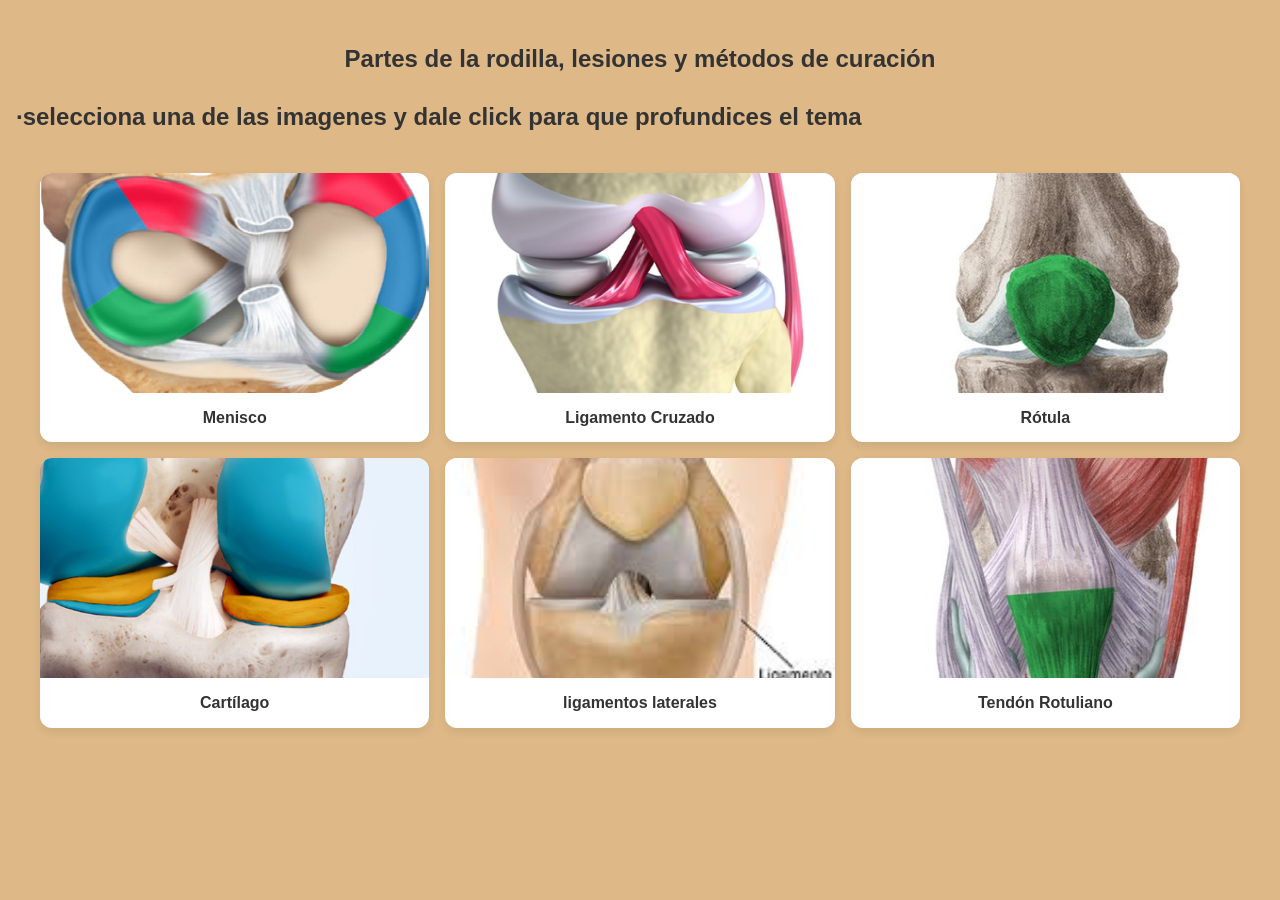
<file: index.html>
<!DOCTYPE html>
<html lang="es">
<head>
    <meta charset="UTF-8">
    <meta name="viewport" content="width=device-width, initial-scale=1.0">
    <title>Salud</title>
    <link rel="stylesheet" href="style.css">
</head>
<body>
    <section>
        <h1>Partes de la rodilla, lesiones y métodos de curación</h1>
        <h2>·selecciona una de las imagenes y dale click para que profundices el tema</h2>
    </section>
     <section class="galeria">
        <a href="menisco.html" class="tarjeta">
            <img src="menisco3.jpg" alt="Menisco">
            <p>Menisco</p>
        </a>
        <a href="ligamentocruzado.html" class="tarjeta">
            <img src="ligamentocruzado.jpg" alt="Ligamento Cruzado">
            <p>Ligamento Cruzado</p>
        </a>
        <a href="rotula.html" class="tarjeta">
            <img src="rotula.jpg" alt="Rótula">
            <p>Rótula</p>
        </a>
        <a href="cartilago.html" class="tarjeta">
            <img src="cartilago.jpg" alt="Cartílago">
            <p>Cartílago</p>
        </a>
        <a href="ligamentolateral.html" class="tarjeta">
            <img src="ligamentolateral.jpg" alt="ligamentos laterales">
            <p>ligamentos laterales</p>
        </a>
        <a href="Tendónrotuliano.html" class="tarjeta">
            <img src="Tendónrotuliano.jpg" alt="Tendón Rotuliano">
            <p>Tendón Rotuliano</p>
        </a>
    </section>
</body>
</html>
</file>
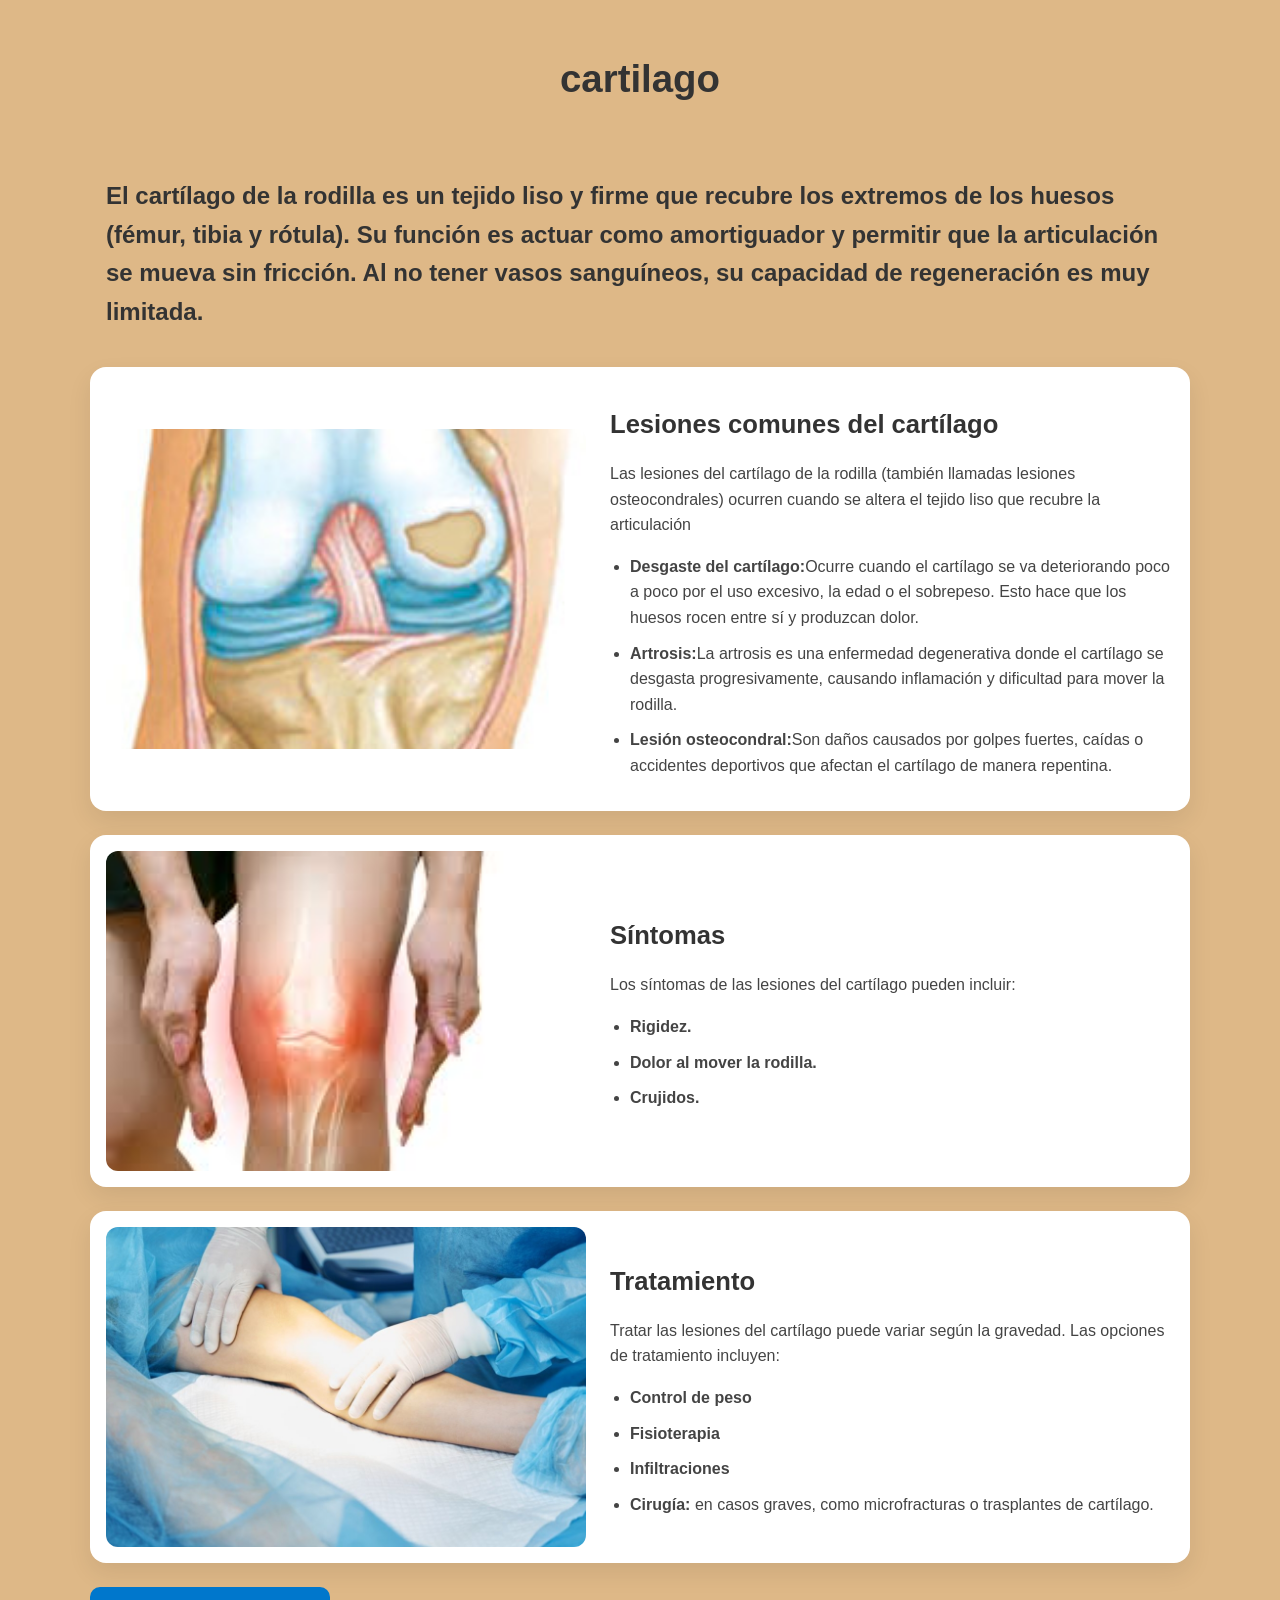
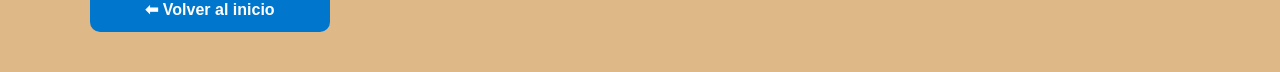
<file: cartilago.html>
<!DOCTYPE html>
<html lang="en">
<head>
    <meta charset="UTF-8">
    <meta name="viewport" content="width=device-width, initial-scale=1.0">
    <title>cartilago</title>
    <link rel="stylesheet" href="style.css">
</head>
<body>
     <main class="detalle-pagina">
        <header>
            <h1>cartilago</h1>
        </header>
        <section>
            <h2>El cartílago de la rodilla es un tejido liso y firme que recubre 
                los extremos de los huesos (fémur, tibia y rótula).
                 Su función es actuar como amortiguador y permitir que la articulación 
                 se mueva sin fricción. Al no tener vasos sanguíneos, 
                 su capacidad de regeneración es muy limitada.</h2>
        </section>
        <section class="fila">
            <img src="cartilago1.jpg" alt="Lesiones comunes del cartílago">
            <div>
                <h2>Lesiones comunes del cartílago</h2>
                <p>Las lesiones del cartílago de la rodilla (también llamadas lesiones osteocondrales) ocurren cuando se altera el tejido liso que recubre la articulación</p>
                <ul>
                    <li><strong>Desgaste del cartílago:</strong>Ocurre cuando el cartílago se va deteriorando poco a poco por el uso excesivo, la edad o el sobrepeso. Esto hace que los huesos rocen entre sí y produzcan dolor.</li>
                    <li><strong>Artrosis:</strong>La artrosis es una enfermedad degenerativa donde el cartílago se desgasta progresivamente, causando inflamación y dificultad para mover la rodilla.</li>
                    <li><strong>Lesión osteocondral:</strong>Son daños causados por golpes fuertes, caídas o accidentes deportivos que afectan el cartílago de manera repentina.</li>
                </ul>
            </div>
        </section>
        <section class="fila">
            <img src="cartilago2.jpg" alt="Síntomas del cartílago">
            <div>
                <h2>Síntomas</h2>
                <p>Los síntomas de las lesiones del cartílago pueden incluir:</p>
                <ul>
                    <li><strong>Rigidez.</strong></li>
                    <li><strong>Dolor al mover la rodilla.</strong></li>
                    <li><strong>Crujidos.</strong></li>
                </ul>
            </div>
        </section>
         <section class="fila">
            <img src="cartilago3.jpg" alt="Tratamiento del cartílago">
            <div>
                <h2>Tratamiento</h2>
                <p>Tratar las lesiones del cartílago puede variar según la gravedad. Las opciones de tratamiento incluyen:</p>
                <ul>
                    <li><strong>Control de peso</strong></li>
                    <li><strong>Fisioterapia</strong></li>
                    <li><strong>Infiltraciones</strong></li>
                    <li><strong>Cirugía:</strong> en casos graves, como microfracturas o trasplantes de cartílago.</li>
                </ul>
            </div>
        </section>
    <a href="index.html" class="boton-volver">⬅ Volver al inicio</a>
    </main>
</body>
</html>
</file>
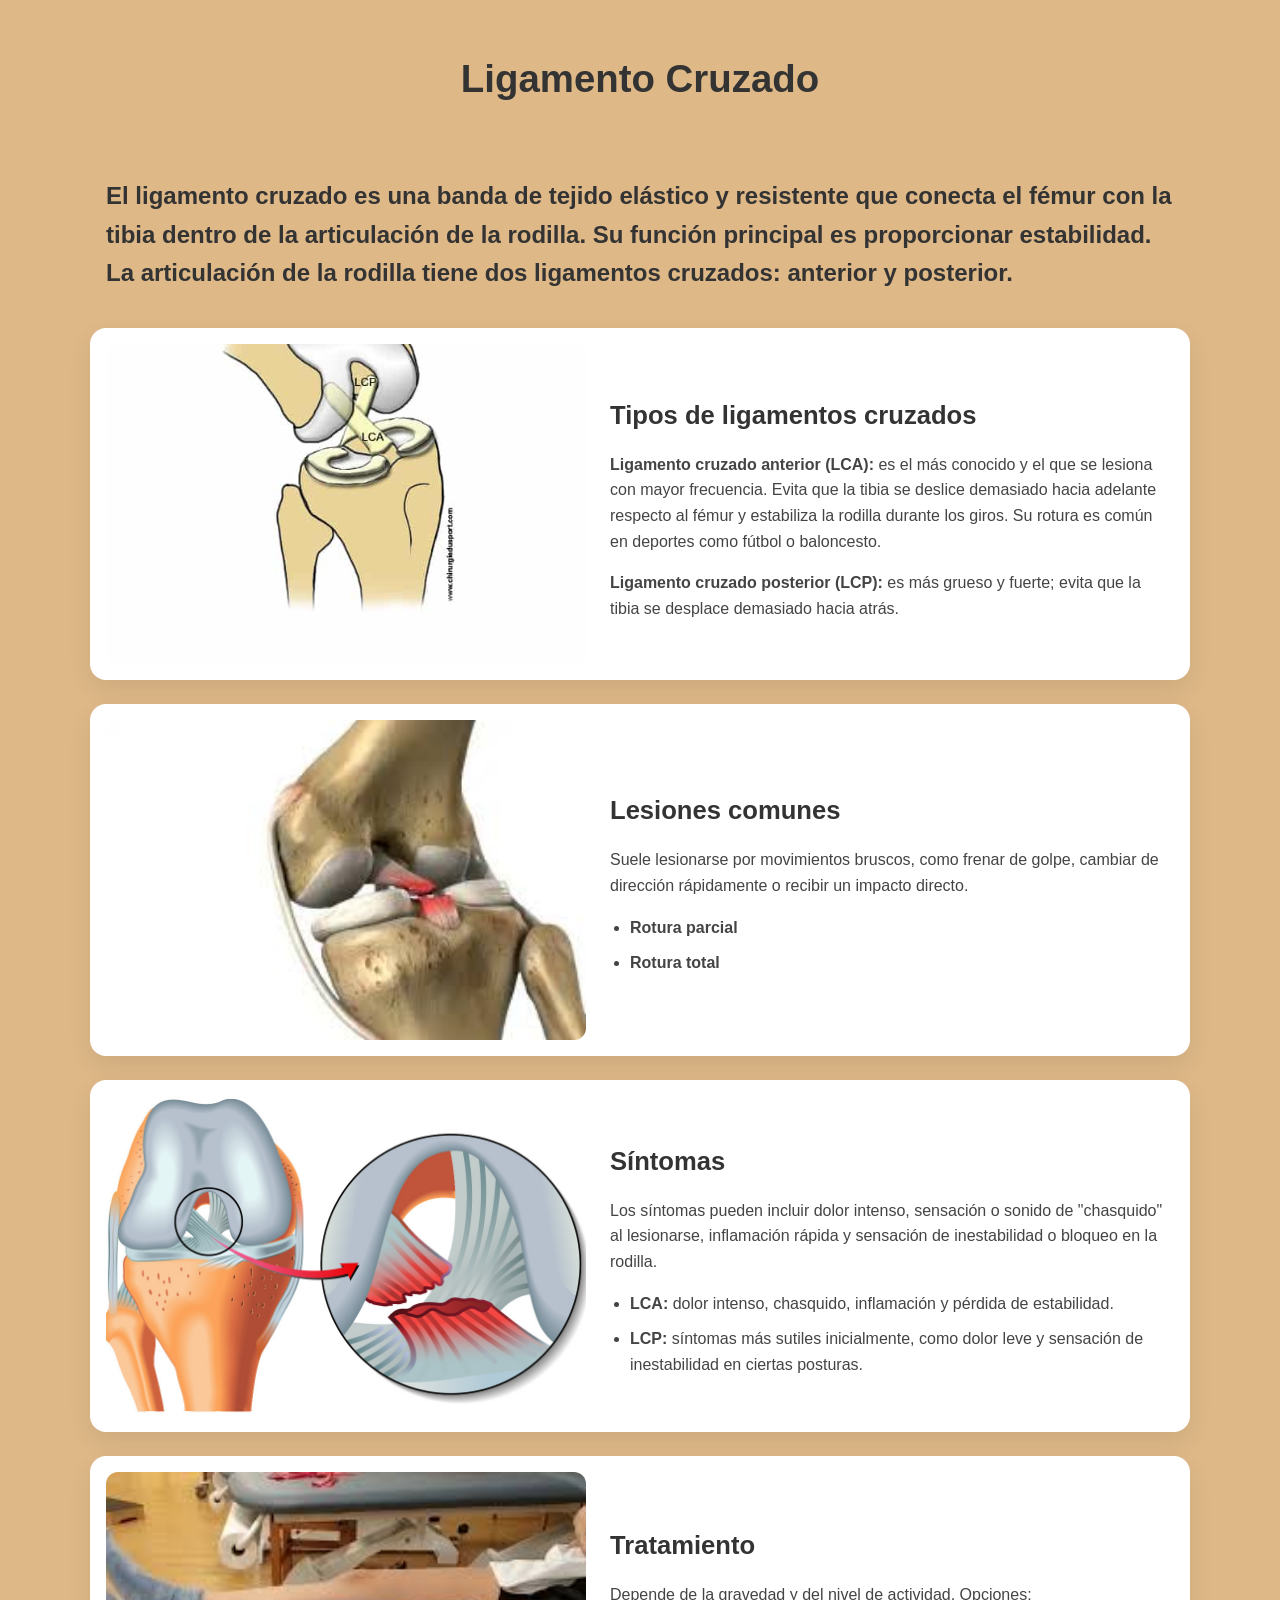
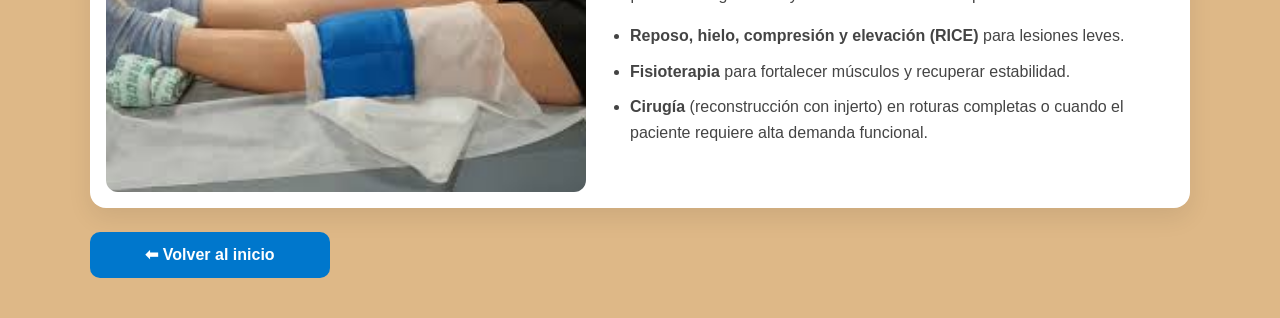
<file: ligamentocruzado.html>
<!DOCTYPE html>
<html lang="es">
<head>
    <meta charset="UTF-8">
    <meta name="viewport" content="width=device-width, initial-scale=1.0">
    <title>Ligamento Cruzado</title>
    <link rel="stylesheet" href="style.css">
</head>
<body>
    <main class="detalle-pagina">
        <header>
            <h1>Ligamento Cruzado</h1>
        </header>

        <section>
            <h2>El ligamento cruzado es una banda de tejido elástico y resistente que conecta el fémur con la tibia dentro de la articulación de la rodilla. Su función principal es proporcionar estabilidad. La articulación de la rodilla tiene dos ligamentos cruzados: anterior y posterior.</h2>
        </section>

        <section class="fila">
            <img src="ligamentocruzado2.jpg" alt="ligamento cruzado anterior y posterior">
            <div>
                <h2>Tipos de ligamentos cruzados</h2>
                <p><strong>Ligamento cruzado anterior (LCA):</strong> es el más conocido y el que se lesiona con mayor frecuencia. Evita que la tibia se deslice demasiado hacia adelante respecto al fémur y estabiliza la rodilla durante los giros. Su rotura es común en deportes como fútbol o baloncesto.</p>
                <p><strong>Ligamento cruzado posterior (LCP):</strong> es más grueso y fuerte; evita que la tibia se desplace demasiado hacia atrás.</p>
            </div>
        </section>

        <section class="fila">
            <img src="ligamentocruzado3.jpg" alt="Lesiones comunes del ligamento cruzado"> 
            <div>
                <h2>Lesiones comunes</h2>
                <p>Suele lesionarse por movimientos bruscos, como frenar de golpe, cambiar de dirección rápidamente o recibir un impacto directo.</p>
                <ul>
                    <li><strong>Rotura parcial</strong></li>
                    <li><strong>Rotura total</strong></li>
                </ul>
            </div>
        </section>

        <section class="fila">
            <img src="ligamentocruzado4.jpg" alt="síntomas del ligamento cruzado"> 
            <div>
                <h2>Síntomas</h2>
                <p>Los síntomas pueden incluir dolor intenso, sensación o sonido de "chasquido" al lesionarse, inflamación rápida y sensación de inestabilidad o bloqueo en la rodilla.</p>
                <ul>
                    <li><strong>LCA:</strong> dolor intenso, chasquido, inflamación y pérdida de estabilidad.</li>
                    <li><strong>LCP:</strong> síntomas más sutiles inicialmente, como dolor leve y sensación de inestabilidad en ciertas posturas.</li>
                </ul>
            </div>
        </section>

        <section class="fila">
            <img src="ligamentocruzado5.jpg" alt="Tratamiento del ligamento cruzado"> 
            <div>
                <h2>Tratamiento</h2>
                <p>Depende de la gravedad y del nivel de actividad. Opciones:</p>
                <ul>
                    <li><strong>Reposo, hielo, compresión y elevación (RICE)</strong> para lesiones leves.</li>
                    <li><strong>Fisioterapia</strong> para fortalecer músculos y recuperar estabilidad.</li>
                    <li><strong>Cirugía</strong> (reconstrucción con injerto) en roturas completas o cuando el paciente requiere alta demanda funcional.</li>
                </ul>
            </div>
        </section>
   <a href="index.html" class="boton-volver">⬅ Volver al inicio</a>  
    </main>
</body>
</html>
</file>
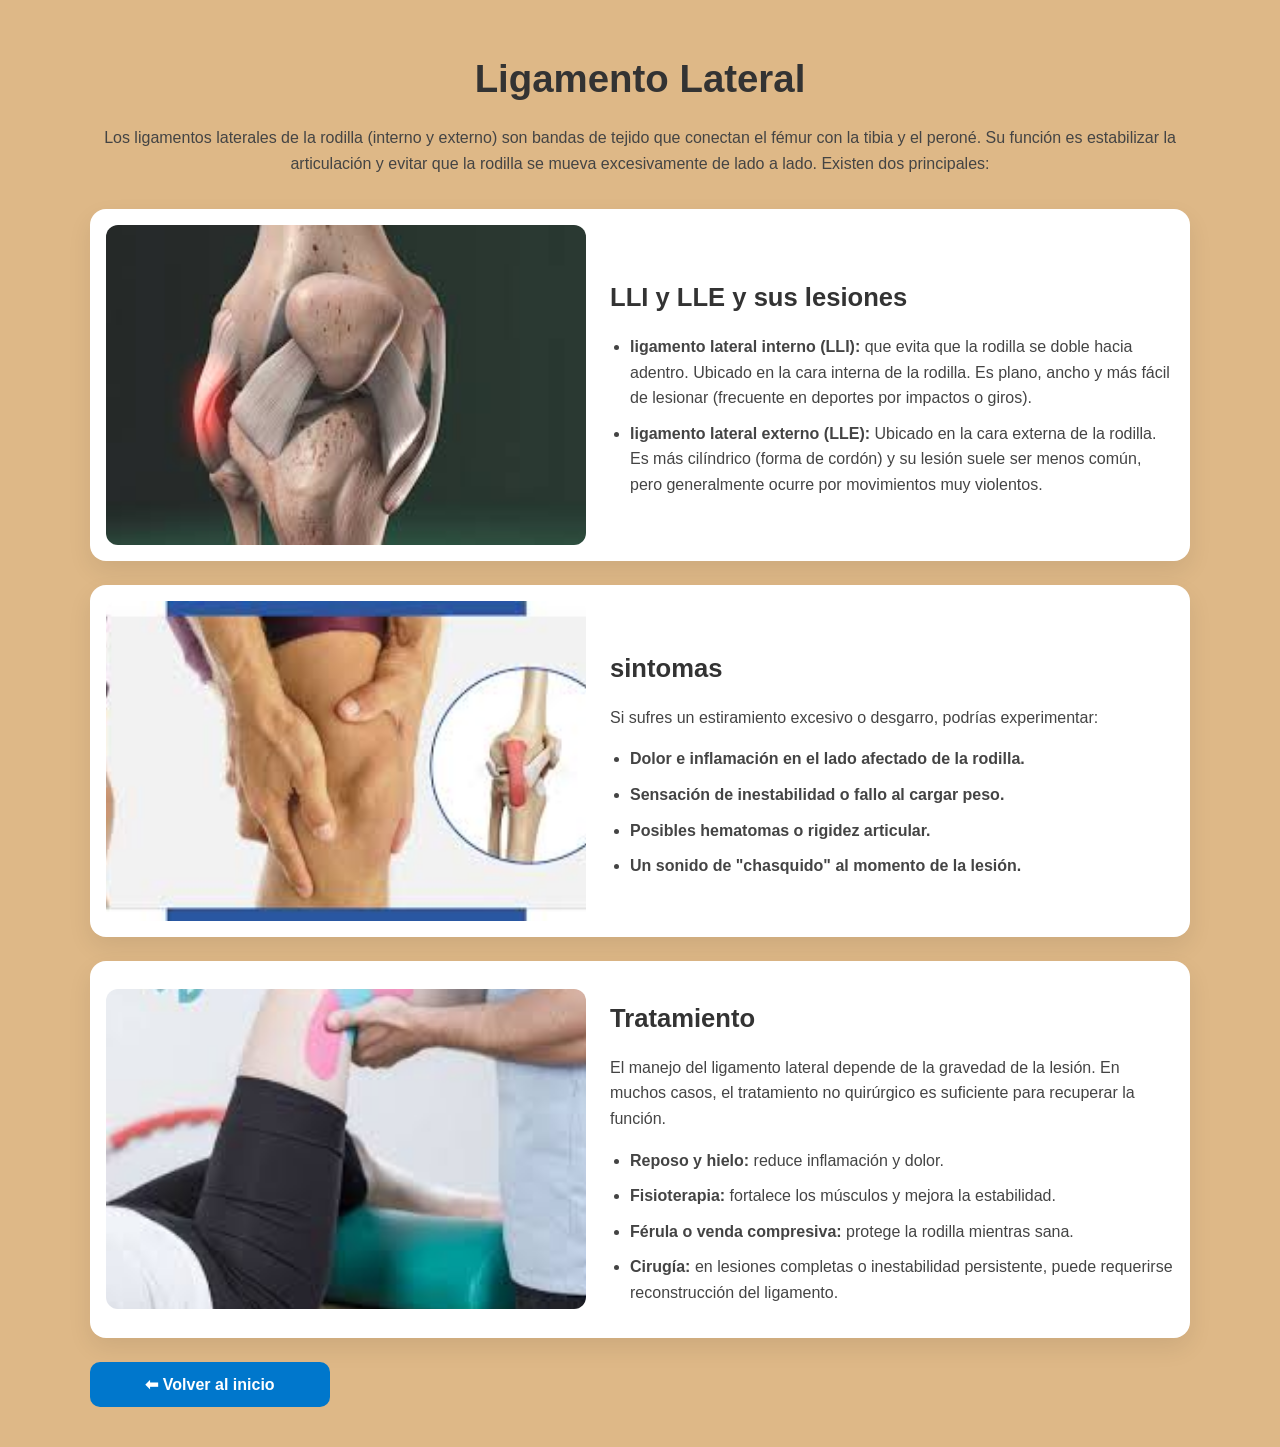
<file: ligamentolateral.html>
﻿<!DOCTYPE html>
<html lang="es">
<head>
    <meta charset="UTF-8">
    <meta name="viewport" content="width=device-width, initial-scale=1.0">
    <title>Ligamento Lateral</title>
    <link rel="stylesheet" href="style.css">
</head>
<body>
    <main class="detalle-pagina">
        <header>
            <h1>Ligamento Lateral</h1>
            <p>Los ligamentos laterales de la rodilla (interno y externo) 
                son bandas de tejido que conectan el fémur con la tibia y el peroné.
                 Su función es estabilizar la articulación y evitar que la rodilla se mueva excesivamente
                  de lado a lado. Existen dos principales:</p>
        </header>

        <section class="fila">
            <img src="ligamentolateral1.jpg" alt="lesiones del ligamento lateral">
            <div>
                <h2> LLI y LLE y sus lesiones</h2>
                <ul>
                    <li><strong>ligamento lateral interno (LLI):</strong> que evita que la rodilla se doble hacia adentro.
                         Ubicado en la cara interna de la rodilla. Es plano, ancho y más fácil de lesionar 
                         (frecuente en deportes por impactos o giros).</li>
                    <li><strong>ligamento lateral externo (LLE):</strong> Ubicado en la cara externa de la rodilla. Es más cilíndrico (forma de cordón) y su lesión suele ser menos común, pero generalmente ocurre por movimientos muy violentos.</li>    
                </ul>
            </div>
        </section>

        <section class="fila">
            <img src="ligamentolateral2.jpg" alt="Lesión del ligamento lateral">
            <div>
                <h2>sintomas</h2>
                <p>Si sufres un estiramiento excesivo o desgarro, podrías experimentar:</p>
                <ul>
                    <li><strong>Dolor e inflamación en el lado afectado de la rodilla.</strong></li>
                    <li><strong>Sensación de inestabilidad o fallo al cargar peso.</strong></li>
                    <li><strong>Posibles hematomas o rigidez articular.</strong></li>
                    <li><strong>Un sonido de "chasquido" al momento de la lesión.</strong></li>
                </ul>
            </div>
        </section>

        <section class="fila">
            <img src="ligamnetolateral3.jpg" alt="Tratamiento ligamento lateral">
            <div>
                <h2>Tratamiento</h2>
                <p>El manejo del ligamento lateral depende de la gravedad de la lesión. En muchos casos, el tratamiento no quirúrgico es suficiente para recuperar la función.</p>
                <ul>
                    <li><strong>Reposo y hielo:</strong> reduce inflamación y dolor.</li>
                    <li><strong>Fisioterapia:</strong> fortalece los músculos y mejora la estabilidad.</li>
                    <li><strong>Férula o venda compresiva:</strong> protege la rodilla mientras sana.</li>
                    <li><strong>Cirugía:</strong> en lesiones completas o inestabilidad persistente, puede requerirse reconstrucción del ligamento.</li>
                </ul>
            </div>
        </section>
    <a href="index.html" class="boton-volver">⬅ Volver al inicio</a>
    </main>
</body>
</html>
</file>
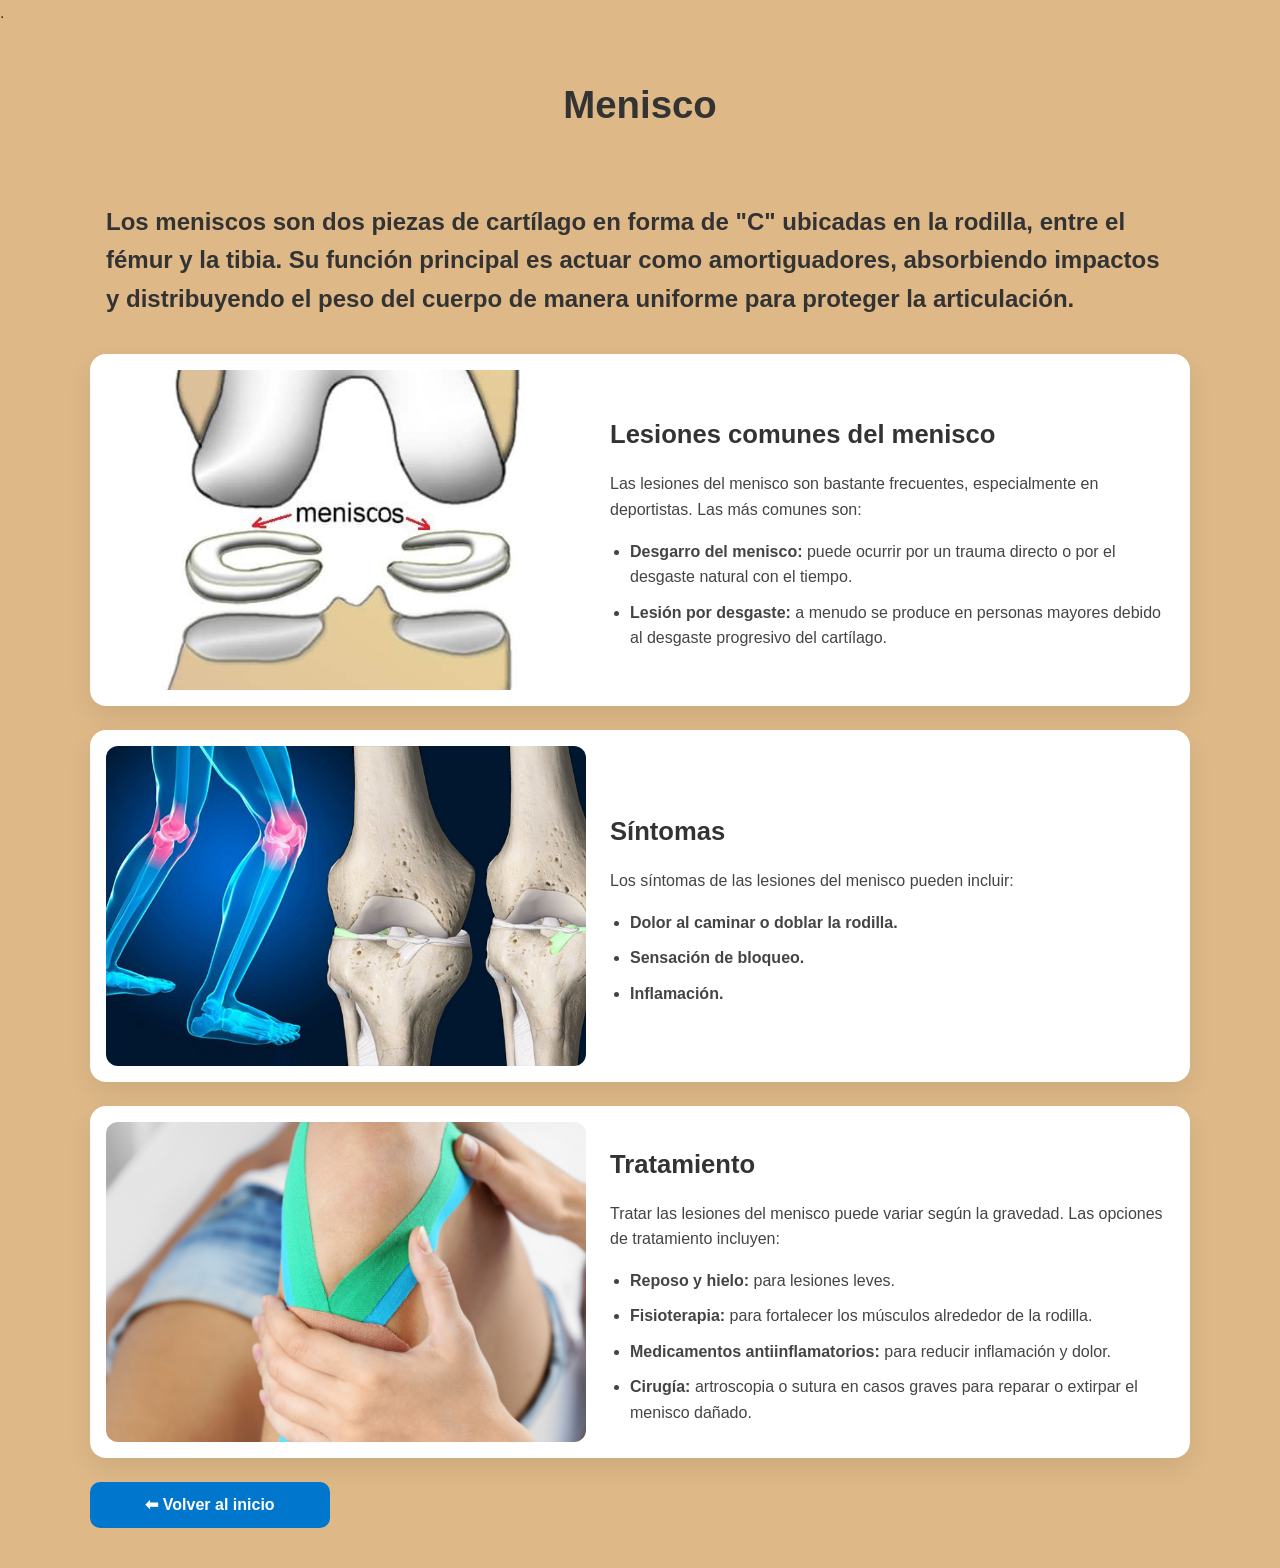
<file: menisco.html>
<!DOCTYPE html>
<html lang="en">
<head>
    <meta charset="UTF-8">
    <meta name="viewport" content="width=device-width, initial-scale=1.0">
    <title>menisco</title>.
    <link rel="stylesheet" href="style.css">
</head>
<body>
    <main class="detalle-pagina">
        <header>
            <h1>Menisco</h1>
        </header>
        <section>
            <h2>Los meniscos son dos piezas de cartílago en forma de "C" ubicadas en la rodilla, 
                entre el fémur y la tibia. Su función principal es actuar como amortiguadores, 
                absorbiendo impactos y distribuyendo el peso del cuerpo de manera uniforme
                 para proteger la articulación.</h2>
        </section>
        <section class="fila">
            <img src="menisco2.jpg" alt="Lesiones comunes del menisco">
            <div>
                <h2>Lesiones comunes del menisco</h2>
                <p>Las lesiones del menisco son bastante frecuentes, especialmente en deportistas. Las más comunes son:</p>
                <ul>
                    <li><strong>Desgarro del menisco:</strong> puede ocurrir por un trauma directo o por el desgaste natural con el tiempo.</li>
                    <li><strong>Lesión por desgaste:</strong> a menudo se produce en personas mayores debido al desgaste progresivo del cartílago.</li>
                </ul>
            </div>
        </section>

        <section class="fila">
            <img src="menisco4.jpg" alt="Síntomas del menisco">
            <div>
                <h2>Síntomas</h2>
                <p>Los síntomas de las lesiones del menisco pueden incluir:</p>
                <ul>
                    <li><strong>Dolor al caminar o doblar la rodilla.</strong></li>
                    <li><strong>Sensación de bloqueo.</strong></li>
                    <li><strong>Inflamación.</strong></li>
                </ul>
            </div>
        </section>

        <section class="fila">
            <img src="menisco5.jpg" alt="Tratamiento del menisco">
            <div>
                <h2>Tratamiento</h2>
                <p>Tratar las lesiones del menisco puede variar según la gravedad. Las opciones de tratamiento incluyen:</p>
                <ul>
                    <li><strong>Reposo y hielo:</strong> para lesiones leves.</li>
                    <li><strong>Fisioterapia:</strong> para fortalecer los músculos alrededor de la rodilla.</li>
                    <li><strong>Medicamentos antiinflamatorios:</strong> para reducir inflamación y dolor.</li>
                    <li><strong>Cirugía:</strong> artroscopia o sutura en casos graves para reparar o extirpar el menisco dañado.</li>
                </ul>
            </div>
        </section>
   <a href="index.html" class="boton-volver">⬅ Volver al inicio</a>  
    </main>
</body>
</html>
</file>
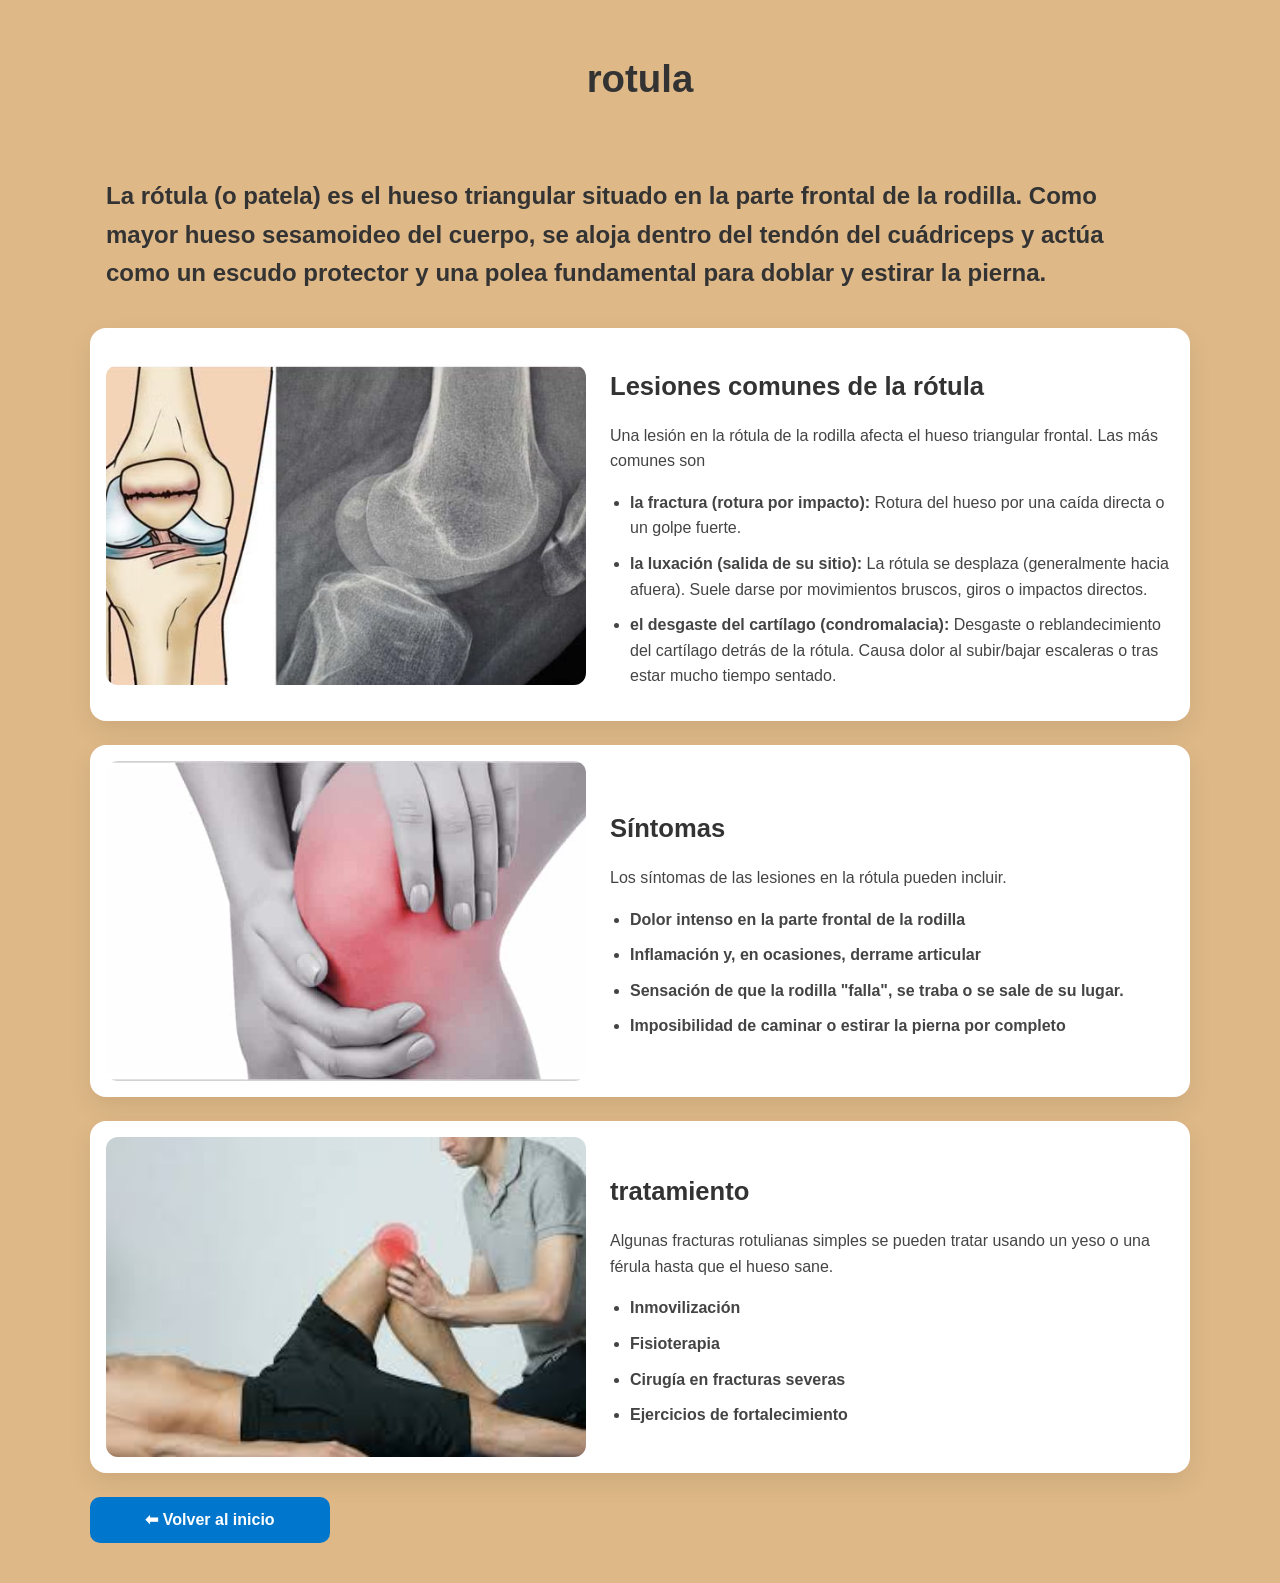
<file: rotula.html>
<!DOCTYPE html>
<html lang="en">
<head>
    <meta charset="UTF-8">
    <meta name="viewport" content="width=device-width, initial-scale=1.0">
    <title>rotula</title>
    <link rel="stylesheet" href="style.css">
</head>
<body>
    <main class="detalle-pagina">
        <header>
            <h1>rotula</h1>
        </header>
        <section>
            <h2>La rótula (o patela) es el hueso triangular situado en la parte frontal
                 de la rodilla. Como mayor hueso sesamoideo del cuerpo, 
                 se aloja dentro del tendón del cuádriceps y actúa como un escudo 
                 protector y una polea fundamental para doblar y estirar la pierna.</h2>
        </section>
        <section class="fila">
            <img src="rotula1.jpg" alt="Lesiones comunes de la rótula">
            <div>
                <h2>Lesiones comunes de la rótula</h2>
                <p>Una lesión en la rótula de la rodilla afecta el hueso triangular frontal. Las más comunes son</p>
                <ul>
                    <li><strong>la fractura (rotura por impacto):</strong> Rotura del hueso por una caída directa o un golpe fuerte.</li>
                    <li><strong> la luxación (salida de su sitio):</strong> La rótula se desplaza (generalmente hacia afuera). Suele darse por movimientos bruscos, giros o impactos directos.</li>
                    <li><strong> el desgaste del cartílago (condromalacia):</strong> Desgaste o reblandecimiento del cartílago detrás de la rótula. Causa dolor al subir/bajar escaleras o tras estar mucho tiempo sentado.</li>
                </ul>
            </div>
        </section>
        <section class="fila">
            <img src="rotula2.jpg" alt="Síntomas de la rótula">
            <div>
                <h2>Síntomas</h2>
                <p>Los síntomas de las lesiones en la rótula pueden incluir.</p>
                <ul>
                    <li><strong>Dolor intenso en la parte frontal de la rodilla</strong></li>
                    <li><strong>Inflamación y, en ocasiones, derrame articular</strong></li>
                    <li><strong>Sensación de que la rodilla "falla", se traba o se sale de su lugar.</strong></li>
                    <li><strong>Imposibilidad de caminar o estirar la pierna por completo</strong></li>
                </ul>
            </div>
        </section>
        <section class="fila">
            <img src="rotula3.jpg" alt="tratamiento de recuperacion">
            <div>
                <h2>tratamiento</h2>
                <p>Algunas fracturas rotulianas simples se pueden tratar usando un yeso o una férula hasta que el hueso sane.</p>
                <ul>
                    <li><strong>Inmovilización</strong></li>
                    <li><strong>Fisioterapia</strong></li>
                    <li><strong>Cirugía en fracturas severas</strong></li>
                    <li><strong>Ejercicios de fortalecimiento</strong></li>
                </ul>
            </div>
        </section>
    <a href="index.html" class="boton-volver">⬅ Volver al inicio</a>
    </main>
</body>
</html>
</file>
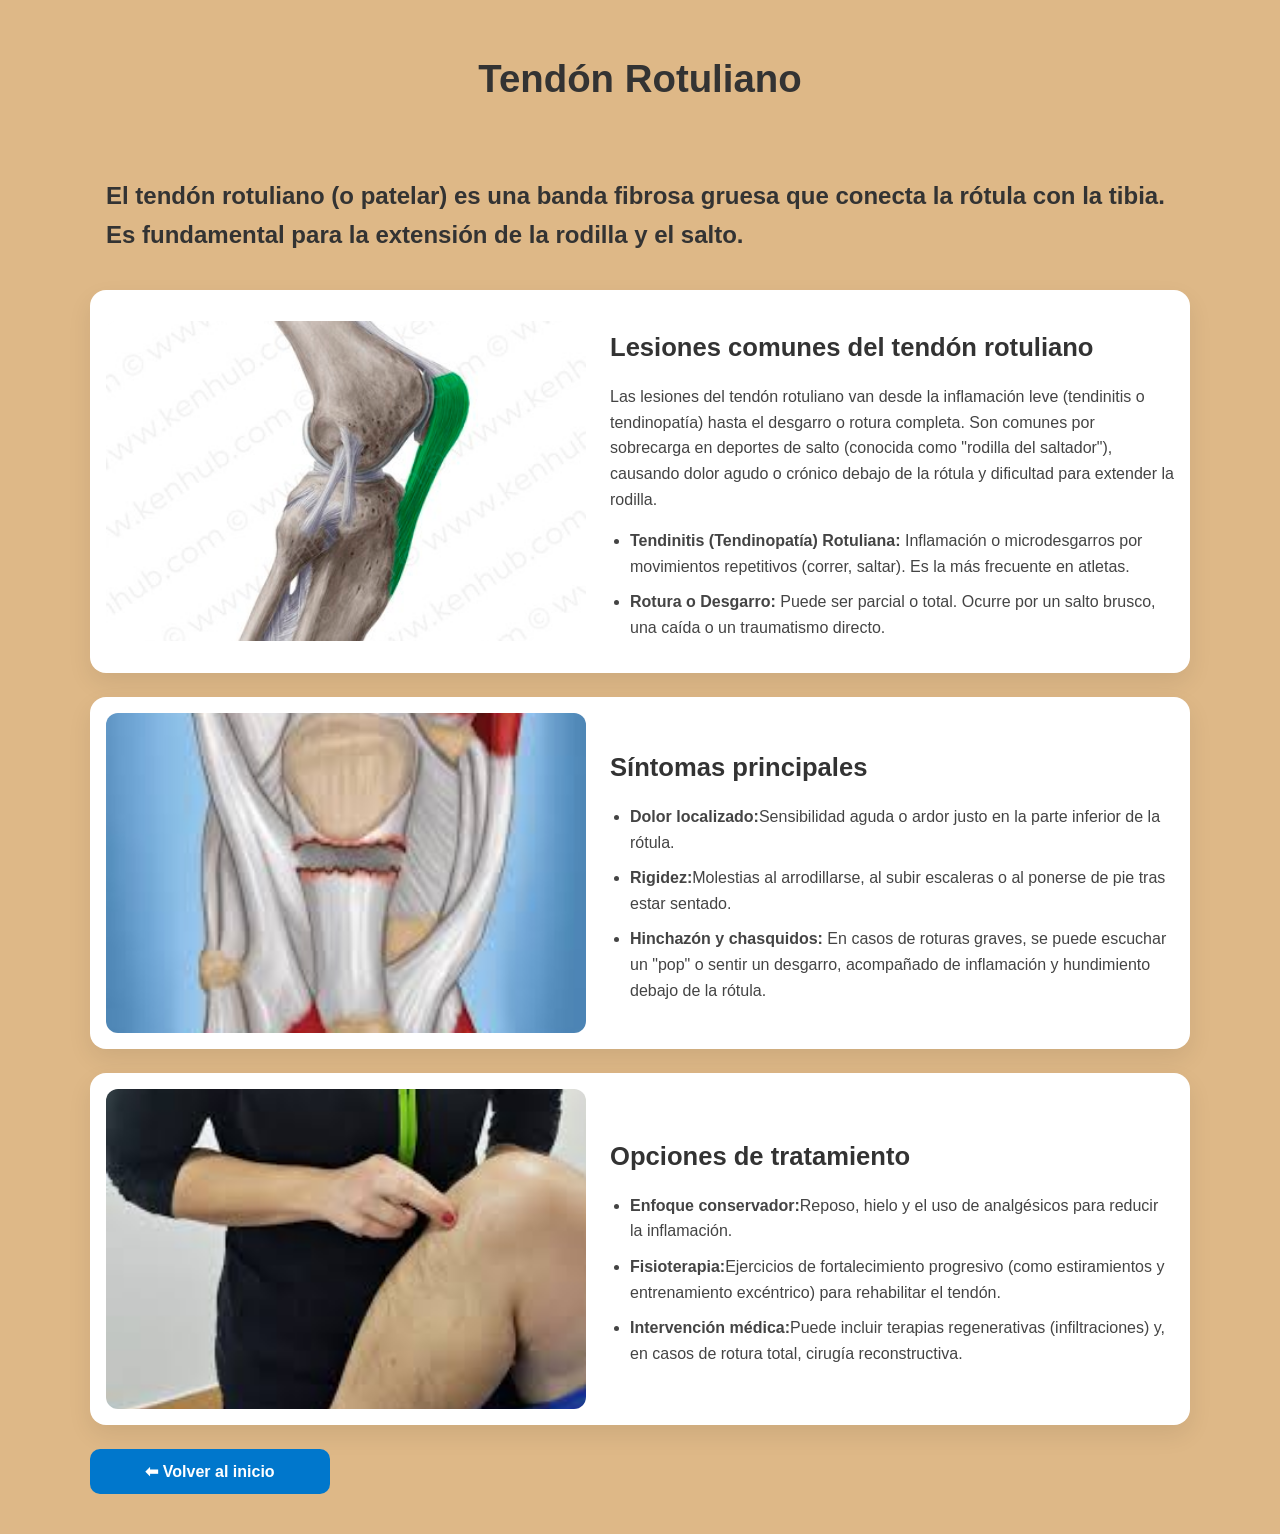
<file: Tendónrotuliano.html>
<!DOCTYPE html>
<html lang="en">
<head>
    <meta charset="UTF-8">
    <meta name="viewport" content="width=device-width, initial-scale=1.0">
    <title>tendon rotuliano</title>
    <link rel="stylesheet" href="style.css">
</head>
<body>
    <main class="detalle-pagina">
        <header>
            <h1>Tendón Rotuliano</h1>
        </header>
        <section>
            <h2>El tendón rotuliano (o patelar) es una banda fibrosa gruesa que conecta la rótula con la tibia.
                 Es fundamental para la extensión de la rodilla y el salto.</h2>
        </section>
        <section class="fila">
            <img src="tendonrotuliano1.jpg" alt="Lesiones comunes del tendón rotuliano">
            <div>
                <h2>Lesiones comunes del tendón rotuliano</h2>
                <p>Las lesiones del tendón rotuliano van desde la inflamación leve (tendinitis o tendinopatía)
                     hasta el desgarro o rotura completa. Son comunes por sobrecarga en deportes de salto 
                     (conocida como "rodilla del saltador"), causando dolor agudo o crónico debajo de la rótula y dificultad
                      para extender la rodilla.</p>
                <ul>
                    <li><strong>Tendinitis (Tendinopatía) Rotuliana:</strong> Inflamación o microdesgarros por movimientos repetitivos
                         (correr, saltar). Es la más frecuente en atletas.</li>
                    <li><strong>Rotura o Desgarro:</strong> Puede ser parcial o total. Ocurre por un salto brusco, una caída o un traumatismo directo.</li>
                </ul>
            </div>
        </section>
        <section class="fila">
            <img src="tendonrotuliano2.jpg" alt="Síntomas del tendón rotuliano">
            <div>
                <h2>Síntomas principales</h2>
                <ul>
                    <li><strong>Dolor localizado:</strong>Sensibilidad aguda o ardor justo en la parte inferior de la rótula.</li>
                    <li><strong>Rigidez:</strong>Molestias al arrodillarse, al subir escaleras o al ponerse de pie tras estar sentado.</li>
                    <li><strong>Hinchazón y chasquidos:</strong> En casos de roturas graves, se puede escuchar un "pop"
                         o sentir un desgarro, acompañado de inflamación y hundimiento debajo de la rótula.</li>
                </ul>
            </div>
        </section>
        <section class="fila">
            <img src="tendonsotuliano3.jpg" alt="Tratamiento del tendón rotuliano">
            <div>
                <h2>Opciones de tratamiento</h2>
                <ul>
                    <li><strong>Enfoque conservador:</strong>Reposo, hielo y el uso de analgésicos para reducir la inflamación.</li>
                    <li><strong>Fisioterapia:</strong>Ejercicios de fortalecimiento progresivo
                         (como estiramientos y entrenamiento excéntrico) para rehabilitar el tendón.</li>
                    <li><strong>Intervención médica:</strong>Puede incluir terapias regenerativas (infiltraciones) y, en casos de rotura total, cirugía reconstructiva.</li>
                </ul>
            </div>
        </section>
    <a href="index.html" class="boton-volver">⬅ Volver al inicio</a>
    </main>
</body>
</html>
</file>
<file: style.css>
body {
    font-family: 'arial', sans-serif;
    line-height: 1.6;
    color: #333;
    background-color: burlywood;
    margin: 0;
    padding: 0;
}

section {
    padding: 16px;
}

h1 {
    text-align: center;
    margin: 24px auto 16px;
}

.galeria {
    display: grid;
    grid-template-columns: repeat(3, 1fr);
    gap: 16px;
    max-width: 1200px;
    margin: 0 auto 24px;
    padding: 0 16px;
}

.tarjeta {
    display: block;
    text-decoration: none;
    color: inherit;
    background: #fff;
    border-radius: 12px;
    overflow: hidden;
    box-shadow: 0 4px 10px rgba(0, 0, 0, 0.08);
    transition: transform 0.25s ease, box-shadow 0.25s ease;
}

.tarjeta:hover {
    transform: translateY(-6px) scale(1.02);
    box-shadow: 0 12px 24px rgba(0, 0, 0, 0.16);
}

.tarjeta:active {
    transform: translateY(-2px) scale(0.98);
}

.tarjeta img {
    width: 100%;
    height: 220px;
    object-fit: cover;
    display: block;
    transition: transform 0.25s ease;
}

.tarjeta:hover img {
    transform: scale(1.05);
}

.tarjeta p {
    margin: 12px;
    text-align: center;
    font-weight: 700;
}

.detalle-pagina {
    max-width: 1100px;
    margin: 0 auto;
    padding: 24px 16px 40px;
}

.detalle-pagina header {
    text-align: center;
    margin-bottom: 32px;
}

.detalle-pagina header h1 {
    font-size: 2.4rem;
    margin-bottom: 10px;
}

.detalle-pagina header p {
    color: #444;
    font-size: 1rem;
}

.fila {
    display: flex;
    align-items: center;
    gap: 24px;
    margin-bottom: 24px;
    background: #fff;
    border-radius: 16px;
    box-shadow: 0 10px 24px rgba(0, 0, 0, 0.08);
    overflow: hidden;
    padding: 16px;
}

.fila img {
    flex: 1 1 45%;
    width: 100%;
    max-width: 480px;
    height: 320px;
    object-fit: cover;
    border-radius: 12px;
}

.fila div {
    flex: 1 1 50%;
}

.fila h2 {
    font-size: 1.6rem;
    margin-bottom: 14px;
}

.fila p {
    font-size: 1rem;
    color: #444;
    margin-bottom: 14px;
}

.fila ul {
    padding-left: 20px;
    color: #444;
}

.fila li {
    margin-bottom: 10px;
}

@media (max-width: 900px) {
    .galeria {
        grid-template-columns: repeat(2, 1fr);
    }
    .fila {
        flex-direction: column;
    }
    .fila img {
        height: 260px;
    }
}

@media (max-width: 600px) {
    .galeria {
        grid-template-columns: 1fr;
    }
}
.boton-volver{
    display:inline-block;
    width:200px;
    margin:20px;
    padding:10px 20px;
    background:#0077cc;
    color:white;
    text-decoration:none;
    border-radius:10px;
    font-weight:bold;
    text-align:center;
    margin: auto;
}

.boton-volver:hover{
    background:#005fa3;
    transform: translateY(-6px) scale(1.02);
    box-shadow: 0 12px 24px rgba(0, 0, 0, 0.16);
}
</file>
